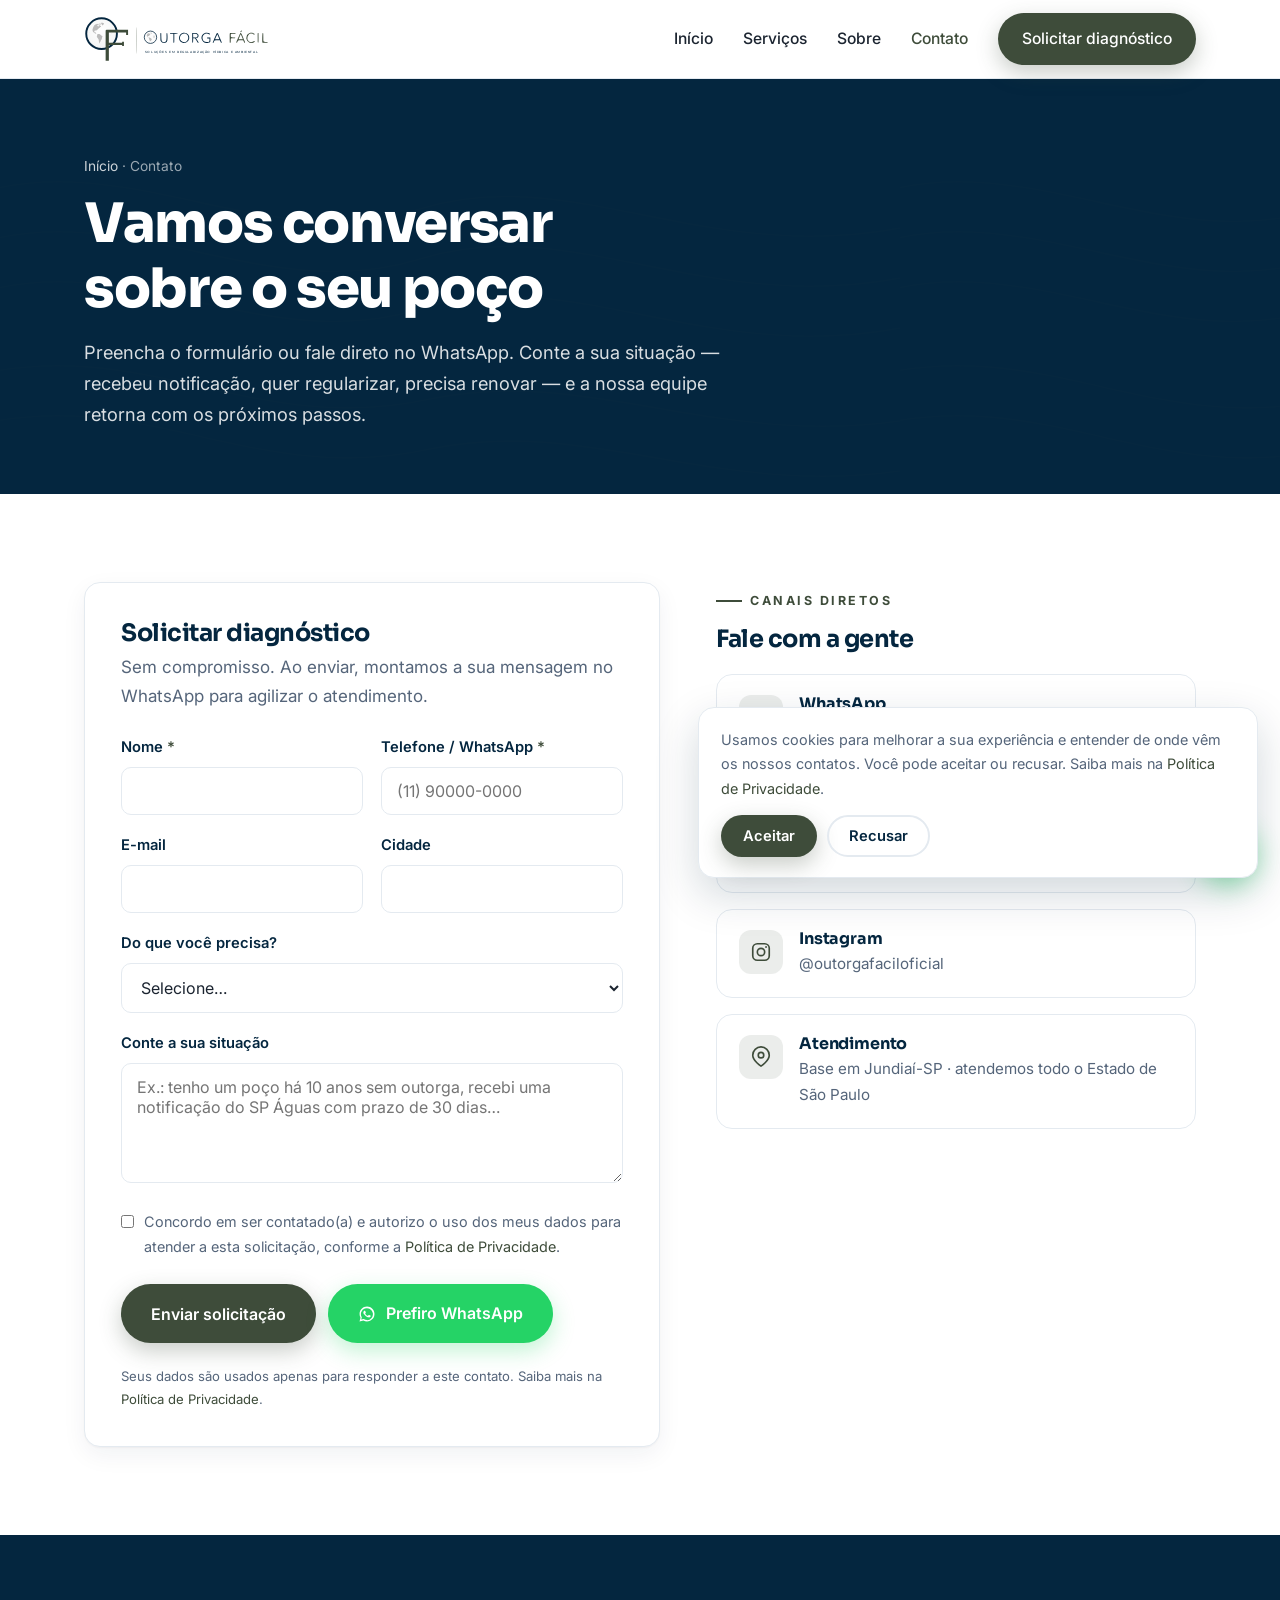
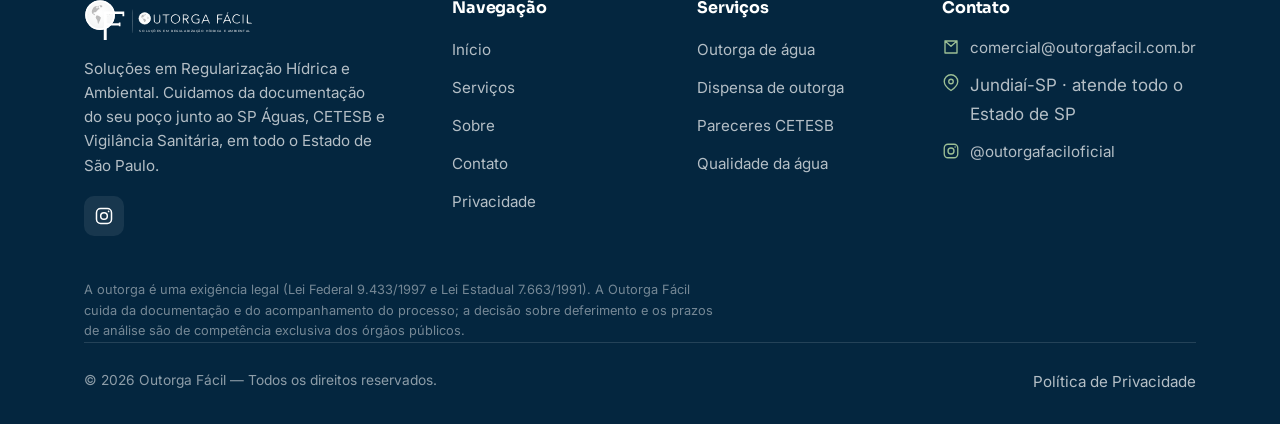
<file: contato.html>
<!DOCTYPE html>
<html lang="pt-BR">
<head>
  <meta charset="UTF-8">
  <meta name="viewport" content="width=device-width, initial-scale=1.0">
  <meta name="theme-color" content="#04263F">
  <title>Contato — Solicite um Diagnóstico | Outorga Fácil</title>
  <meta name="description" content="Fale com a Outorga Fácil. Conte a situação do seu poço e receba um diagnóstico sem compromisso: outorga, dispensa, CETESB e qualidade da água em todo o Estado de São Paulo.">
  <link rel="canonical" href="https://outorgafacil.com.br/contato.html">

  <meta property="og:type" content="website">
  <meta property="og:locale" content="pt_BR">
  <meta property="og:site_name" content="Outorga Fácil">
  <meta property="og:title" content="Contato — Outorga Fácil">
  <meta property="og:description" content="Conte a situação do seu poço e receba um diagnóstico sem compromisso.">
  <meta property="og:url" content="https://outorgafacil.com.br/contato.html">
  <meta property="og:image" content="https://d8j0ntlcm91z4.cloudfront.net/user_3H3FyQ8E6HKsRoVtXDM5uRXmRjq/hf_20260726_203055_676ef355-4fa6-4cfd-9c96-99e7bf305735_min.webp">
  <meta name="twitter:card" content="summary_large_image">

  <link rel="preconnect" href="https://fonts.googleapis.com">
  <link rel="preconnect" href="https://fonts.gstatic.com" crossorigin>
  <link href="https://fonts.googleapis.com/css2?family=Sora:wght@500;600;700;800&family=Inter:wght@400;500;600&display=swap" rel="stylesheet">
  <link rel="icon" href="img/favicon.svg" type="image/svg+xml">
  <link rel="apple-touch-icon" href="img/apple-touch-icon.png">
  <link rel="stylesheet" href="css/style.css">
</head>
<body>
  <a class="skip-link" href="#conteudo">Pular para o conteúdo</a>

  <!-- ============ HEADER ============ -->
  <header class="cabecalho">
    <div class="container">
      <a href="index.html" class="logo" aria-label="Outorga Fácil — início">
        <img src="img/logo.svg" alt="Outorga Fácil — Soluções em Regularização Hídrica e Ambiental" width="1436" height="357" class="logo-img">
      </a>
      <button class="menu-toggle" onclick="toggleMenu()" aria-label="Abrir menu">
        <svg aria-hidden="true" viewBox="0 0 24 24" fill="none" stroke="currentColor" stroke-width="2" stroke-linecap="round"><path d="M4 6h16M4 12h16M4 18h16"/></svg>
      </button>
      <nav class="nav">
        <a href="index.html">Início</a>
        <a href="servicos.html">Serviços</a>
        <a href="sobre.html">Sobre</a>
        <a href="contato.html" class="ativo">Contato</a>
        <a href="#" class="btn btn-primario js-wpp" data-msg="Olá! Vim pelo site e gostaria de solicitar um diagnóstico do meu poço.">Solicitar diagnóstico</a>
      </nav>
    </div>
  </header>

  <!-- ============ HERO CURTO ============ -->
  <section id="conteudo" class="hero-curto">
    <div class="isolinhas"></div>
    <div class="container">
      <div class="breadcrumb"><a href="index.html">Início</a> · Contato</div>
      <h1>Vamos conversar sobre o seu poço</h1>
      <p>Preencha o formulário ou fale direto no WhatsApp. Conte a sua situação — recebeu notificação, quer regularizar, precisa renovar — e a nossa equipe retorna com os próximos passos.</p>
    </div>
  </section>

  <!-- ============ CONTATO ============ -->
  <section class="secao">
    <div class="container">
      <div class="contato-grid">

        <!-- Formulário -->
        <div class="form-card">
          <h2 style="font-size:1.5rem;margin-bottom:6px;">Solicitar diagnóstico</h2>
          <p style="color:var(--texto-suave);margin-bottom:24px;">Sem compromisso. Ao enviar, montamos a sua mensagem no WhatsApp para agilizar o atendimento.</p>
          <form id="form-contato" class="form-grid" novalidate>
            <div class="form-linha">
              <div class="campo">
                <label for="nome">Nome <span class="req">*</span></label>
                <input type="text" id="nome" name="nome" autocomplete="name" required>
              </div>
              <div class="campo">
                <label for="telefone">Telefone / WhatsApp <span class="req">*</span></label>
                <input type="tel" id="telefone" name="telefone" autocomplete="tel" placeholder="(11) 90000-0000" required>
              </div>
            </div>
            <div class="form-linha">
              <div class="campo">
                <label for="email">E-mail</label>
                <input type="email" id="email" name="email" autocomplete="email">
              </div>
              <div class="campo">
                <label for="cidade">Cidade</label>
                <input type="text" id="cidade" name="cidade" autocomplete="address-level2">
              </div>
            </div>
            <div class="campo">
              <label for="assunto">Do que você precisa?</label>
              <select id="assunto" name="assunto">
                <option value="">Selecione…</option>
                <option>Outorga de recursos hídricos</option>
                <option>Dispensa de outorga</option>
                <option>Licenciamento / parecer CETESB</option>
                <option>Qualidade da água / Vigilância Sanitária</option>
                <option>Recebi uma notificação</option>
                <option>Não sei / preciso de orientação</option>
              </select>
            </div>
            <div class="campo">
              <label for="mensagem">Conte a sua situação</label>
              <textarea id="mensagem" name="mensagem" placeholder="Ex.: tenho um poço há 10 anos sem outorga, recebi uma notificação do SP Águas com prazo de 30 dias…"></textarea>
            </div>

            <!-- honeypot anti-spam (não preencher) -->
            <div class="honeypot" aria-hidden="true">
              <label for="website">Não preencha este campo</label>
              <input type="text" id="website" name="website" tabindex="-1" autocomplete="off">
            </div>

            <div class="campo" style="display:flex;gap:10px;align-items:flex-start;">
              <input type="checkbox" id="consentimento" name="consentimento" style="width:auto;margin-top:5px;" required>
              <label for="consentimento" style="font-weight:400;font-size:.9rem;color:var(--texto-suave);">
                Concordo em ser contatado(a) e autorizo o uso dos meus dados para atender a esta solicitação, conforme a <a href="privacidade.html">Política de Privacidade</a>.
              </label>
            </div>

            <div class="form-acoes">
              <button type="submit" class="btn btn-primario">Enviar solicitação</button>
              <a href="#" class="btn btn-wpp js-wpp" data-msg="Olá! Prefiro falar pelo WhatsApp sobre a regularização do meu poço.">
                <svg viewBox="0 0 24 24" fill="currentColor" aria-hidden="true"><path d="M12.04 2c-5.5 0-9.96 4.46-9.96 9.96 0 1.76.46 3.48 1.34 5L2 22l5.2-1.36c1.46.8 3.1 1.22 4.84 1.22 5.5 0 9.96-4.46 9.96-9.96S17.54 2 12.04 2Zm0 18.02c-1.54 0-3.05-.42-4.36-1.2l-.31-.19-3.09.81.82-3.01-.2-.31a8 8 0 1 1 7.14 4.1Zm4.4-5.99c-.24-.12-1.43-.7-1.65-.78-.22-.08-.38-.12-.54.12-.16.24-.62.78-.76.94-.14.16-.28.18-.52.06-.24-.12-1.02-.38-1.94-1.2-.72-.64-1.2-1.43-1.34-1.67-.14-.24-.02-.37.1-.49.11-.11.24-.28.36-.42.12-.14.16-.24.24-.4.08-.16.04-.3-.02-.42-.06-.12-.54-1.3-.74-1.78-.2-.48-.4-.41-.54-.42h-.46c-.16 0-.42.06-.64.3-.22.24-.84.82-.84 2 0 1.18.86 2.32.98 2.48.12.16 1.69 2.58 4.1 3.62.57.25 1.02.4 1.37.51.57.18 1.1.16 1.51.1.46-.07 1.43-.58 1.63-1.15.2-.57.2-1.06.14-1.15-.06-.1-.22-.16-.46-.28Z"/></svg>
                Prefiro WhatsApp
              </a>
            </div>
            <div class="form-msg" id="form-msg" role="status" aria-live="polite"></div>
            <p class="form-nota">Seus dados são usados apenas para responder a este contato. Saiba mais na <a href="privacidade.html">Política de Privacidade</a>.</p>
          </form>
        </div>

        <!-- Canais -->
        <div>
          <span class="kicker">Canais diretos</span>
          <h2 style="font-size:1.5rem;margin-bottom:20px;">Fale com a gente</h2>
          <div class="canais">
            <div class="canal">
              <div class="ic"><svg viewBox="0 0 24 24" fill="currentColor" aria-hidden="true"><path d="M12.04 2c-5.5 0-9.96 4.46-9.96 9.96 0 1.76.46 3.48 1.34 5L2 22l5.2-1.36c1.46.8 3.1 1.22 4.84 1.22 5.5 0 9.96-4.46 9.96-9.96S17.54 2 12.04 2Zm4.4 12.03c-.24-.12-1.43-.7-1.65-.78-.22-.08-.38-.12-.54.12-.16.24-.62.78-.76.94-.14.16-.28.18-.52.06-.24-.12-1.02-.38-1.94-1.2-.72-.64-1.2-1.43-1.34-1.67-.14-.24-.02-.37.1-.49.11-.11.24-.28.36-.42.12-.14.16-.24.24-.4.08-.16.04-.3-.02-.42-.06-.12-.54-1.3-.74-1.78-.2-.48-.4-.41-.54-.42h-.46c-.16 0-.42.06-.64.3-.22.24-.84.82-.84 2 0 1.18.86 2.32.98 2.48.12.16 1.69 2.58 4.1 3.62.57.25 1.02.4 1.37.51.57.18 1.1.16 1.51.1.46-.07 1.43-.58 1.63-1.15.2-.57.2-1.06.14-1.15-.06-.1-.22-.16-.46-.28Z"/></svg></div>
              <div>
                <h4>WhatsApp</h4>
                <p><a href="#" class="js-wpp" data-msg="Olá! Vim pelo site da Outorga Fácil.">Iniciar conversa</a> <span style="color:var(--agua);">·</span> resposta rápida no horário comercial</p>
              </div>
            </div>
            <div class="canal">
              <div class="ic"><svg aria-hidden="true" viewBox="0 0 24 24" fill="none" stroke="currentColor" stroke-width="1.8" stroke-linecap="round" stroke-linejoin="round"><rect x="3" y="4" width="18" height="16" rx="2"/><path d="m3 6 9 7 9-7"/></svg></div>
              <div>
                <h4>E-mail</h4>
                <p><a href="mailto:comercial@outorgafacil.com.br">comercial@outorgafacil.com.br</a></p>
              </div>
            </div>
            <div class="canal">
              <div class="ic"><svg aria-hidden="true" viewBox="0 0 24 24" fill="none" stroke="currentColor" stroke-width="1.8"><rect x="3" y="3" width="18" height="18" rx="5"/><circle cx="12" cy="12" r="4"/><circle cx="17.5" cy="6.5" r="1" fill="currentColor" stroke="none"/></svg></div>
              <div>
                <h4>Instagram</h4>
                <p><a href="https://www.instagram.com/outorgafaciloficial" target="_blank" rel="noopener">@outorgafaciloficial</a></p>
              </div>
            </div>
            <div class="canal">
              <div class="ic"><svg aria-hidden="true" viewBox="0 0 24 24" fill="none" stroke="currentColor" stroke-width="1.8" stroke-linecap="round" stroke-linejoin="round"><path d="M21 10c0 6-9 12-9 12S3 16 3 10a9 9 0 0 1 18 0Z"/><circle cx="12" cy="10" r="3"/></svg></div>
              <div>
                <h4>Atendimento</h4>
                <p>Base em Jundiaí-SP · atendemos todo o Estado de São Paulo</p>
              </div>
            </div>
          </div>
        </div>

      </div>
    </div>
  </section>

  <!-- ============ FOOTER ============ -->
  <footer class="rodape">
    <div class="container">
      <div class="rodape-grid">
        <div>
          <div class="logo-rodape">
            <img src="img/logo-branco.svg" alt="Outorga Fácil" width="1436" height="357" class="logo-img-rodape">
          </div>
          <p class="desc">Soluções em Regularização Hídrica e Ambiental. Cuidamos da documentação do seu poço junto ao SP Águas, CETESB e Vigilância Sanitária, em todo o Estado de São Paulo.</p>
          <div class="rodape-social">
            <a href="https://www.instagram.com/outorgafaciloficial" target="_blank" rel="noopener" aria-label="Instagram">
              <svg aria-hidden="true" viewBox="0 0 24 24" fill="none" stroke="currentColor" stroke-width="1.8"><rect x="3" y="3" width="18" height="18" rx="5"/><circle cx="12" cy="12" r="4"/><circle cx="17.5" cy="6.5" r="1" fill="currentColor" stroke="none"/></svg>
            </a>
          </div>
        </div>
        <div>
          <h4>Navegação</h4>
          <ul>
            <li><a href="index.html">Início</a></li>
            <li><a href="servicos.html">Serviços</a></li>
            <li><a href="sobre.html">Sobre</a></li>
            <li><a href="contato.html">Contato</a></li>
            <li><a href="privacidade.html">Privacidade</a></li>
          </ul>
        </div>
        <div>
          <h4>Serviços</h4>
          <ul>
            <li><a href="servicos.html#outorga">Outorga de água</a></li>
            <li><a href="servicos.html#dispensa">Dispensa de outorga</a></li>
            <li><a href="servicos.html#cetesb">Pareceres CETESB</a></li>
            <li><a href="servicos.html#qualidade">Qualidade da água</a></li>
          </ul>
        </div>
        <div>
          <h4>Contato</h4>
          <div class="contato-rodape">
            <div class="l"><svg aria-hidden="true" viewBox="0 0 24 24" fill="none" stroke="currentColor" stroke-width="1.8" stroke-linecap="round" stroke-linejoin="round"><path d="M4 4h16v16H4zM4 4l8 7 8-7"/></svg> <a href="mailto:comercial@outorgafacil.com.br">comercial@outorgafacil.com.br</a></div>
            <div class="l"><svg aria-hidden="true" viewBox="0 0 24 24" fill="none" stroke="currentColor" stroke-width="1.8" stroke-linecap="round" stroke-linejoin="round"><path d="M21 10c0 6-9 12-9 12S3 16 3 10a9 9 0 0 1 18 0Z"/><circle cx="12" cy="10" r="3"/></svg> Jundiaí-SP · atende todo o Estado de SP</div>
            <div class="l"><svg aria-hidden="true" viewBox="0 0 24 24" fill="none" stroke="currentColor" stroke-width="1.8"><rect x="3" y="3" width="18" height="18" rx="5"/><circle cx="12" cy="12" r="4"/><circle cx="17.5" cy="6.5" r="1" fill="currentColor" stroke="none"/></svg> <a href="https://www.instagram.com/outorgafaciloficial" target="_blank" rel="noopener">@outorgafaciloficial</a></div>
          </div>
        </div>
      </div>
      <p class="aviso">A outorga é uma exigência legal (Lei Federal 9.433/1997 e Lei Estadual 7.663/1991). A Outorga Fácil cuida da documentação e do acompanhamento do processo; a decisão sobre deferimento e os prazos de análise são de competência exclusiva dos órgãos públicos.</p>
      <div class="rodape-base">
        <span>© <span class="js-ano">2026</span> Outorga Fácil — Todos os direitos reservados.</span>
        <span><a href="privacidade.html">Política de Privacidade</a></span>
      </div>
    </div>
  </footer>

  <a href="#" class="wpp-flut js-wpp" data-msg="Olá! Vim pelo site da Outorga Fácil." aria-label="Falar no WhatsApp">
    <svg viewBox="0 0 24 24" fill="currentColor" aria-hidden="true"><path d="M12.04 2c-5.5 0-9.96 4.46-9.96 9.96 0 1.76.46 3.48 1.34 5L2 22l5.2-1.36c1.46.8 3.1 1.22 4.84 1.22 5.5 0 9.96-4.46 9.96-9.96S17.54 2 12.04 2Zm0 18.02c-1.54 0-3.05-.42-4.36-1.2l-.31-.19-3.09.81.82-3.01-.2-.31a8 8 0 1 1 7.14 4.1Zm4.4-5.99c-.24-.12-1.43-.7-1.65-.78-.22-.08-.38-.12-.54.12-.16.24-.62.78-.76.94-.14.16-.28.18-.52.06-.24-.12-1.02-.38-1.94-1.2-.72-.64-1.2-1.43-1.34-1.67-.14-.24-.02-.37.1-.49.11-.11.24-.28.36-.42.12-.14.16-.24.24-.4.08-.16.04-.3-.02-.42-.06-.12-.54-1.3-.74-1.78-.2-.48-.4-.41-.54-.42h-.46c-.16 0-.42.06-.64.3-.22.24-.84.82-.84 2 0 1.18.86 2.32.98 2.48.12.16 1.69 2.58 4.1 3.62.57.25 1.02.4 1.37.51.57.18 1.1.16 1.51.1.46-.07 1.43-.58 1.63-1.15.2-.57.2-1.06.14-1.15-.06-.1-.22-.16-.46-.28Z"/></svg>
  </a>

  <div class="cookie-banner" id="cookie-banner">
    <p>Usamos cookies para melhorar a sua experiência e entender de onde vêm os nossos contatos. Você pode aceitar ou recusar. Saiba mais na <a href="privacidade.html">Política de Privacidade</a>.</p>
    <div class="acoes">
      <button class="btn btn-primario" id="cookie-aceitar">Aceitar</button>
      <button class="btn btn-vazado-navy" id="cookie-recusar">Recusar</button>
    </div>
  </div>

  <script src="js/script.js"></script>
</body>
</html>
</file>
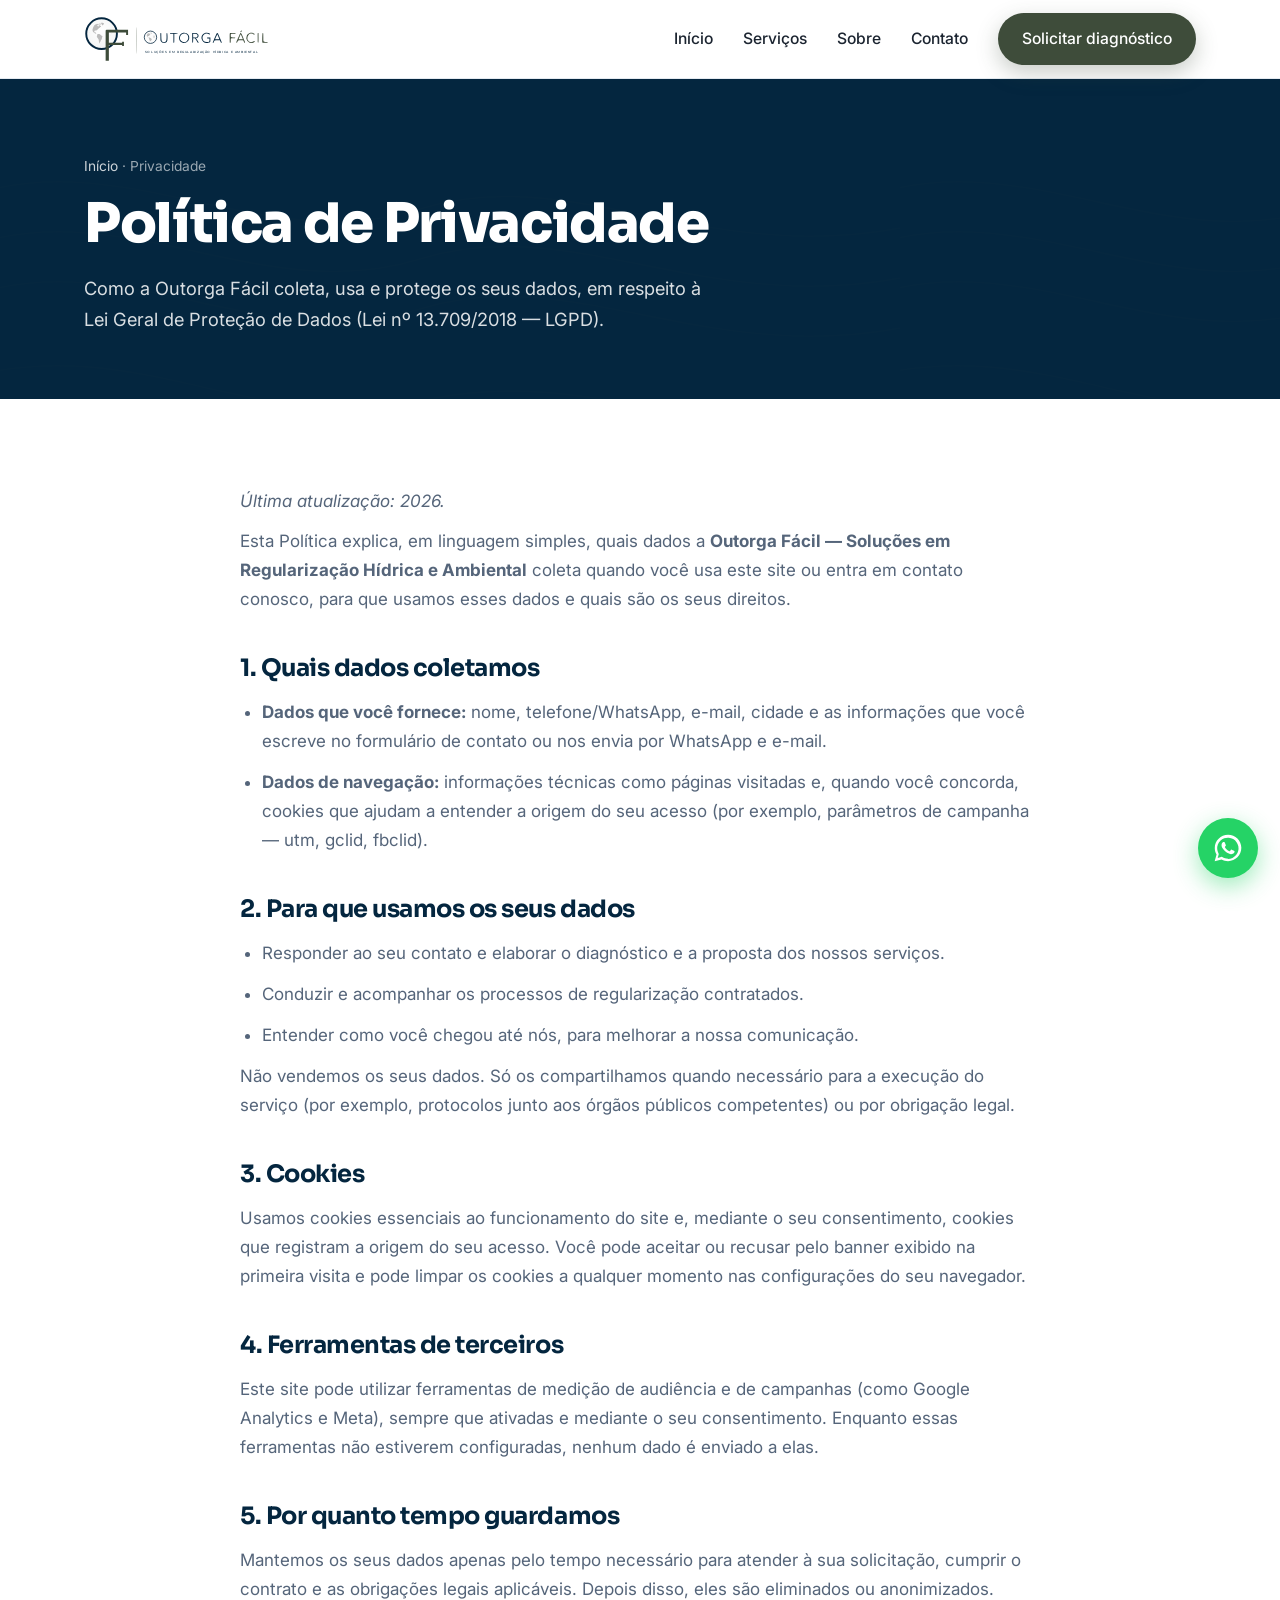
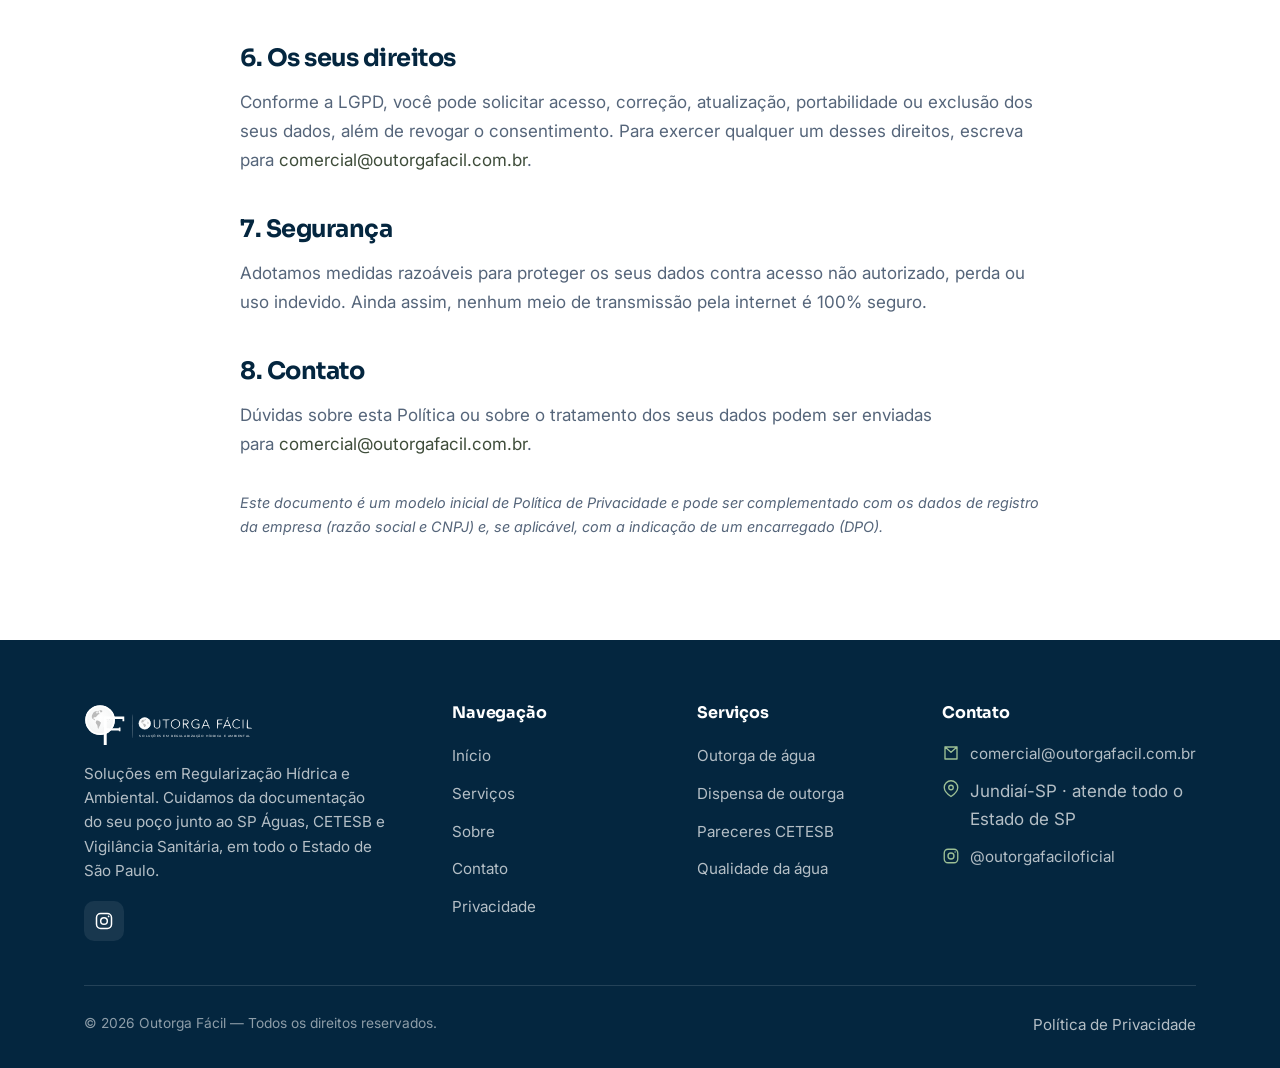
<file: privacidade.html>
<!DOCTYPE html>
<html lang="pt-BR">
<head>
  <meta charset="UTF-8">
  <meta name="viewport" content="width=device-width, initial-scale=1.0">
  <meta name="theme-color" content="#04263F">
  <title>Política de Privacidade | Outorga Fácil</title>
  <meta name="description" content="Política de Privacidade da Outorga Fácil: como coletamos, usamos e protegemos os seus dados, conforme a Lei Geral de Proteção de Dados (LGPD).">
  <link rel="canonical" href="https://outorgafacil.com.br/privacidade.html">
  <meta name="robots" content="index, follow">

  <link rel="preconnect" href="https://fonts.googleapis.com">
  <link rel="preconnect" href="https://fonts.gstatic.com" crossorigin>
  <link href="https://fonts.googleapis.com/css2?family=Sora:wght@500;600;700;800&family=Inter:wght@400;500;600&display=swap" rel="stylesheet">
  <link rel="icon" href="img/favicon.svg" type="image/svg+xml">
  <link rel="apple-touch-icon" href="img/apple-touch-icon.png">
  <link rel="stylesheet" href="css/style.css">
</head>
<body>
  <a class="skip-link" href="#conteudo">Pular para o conteúdo</a>

  <!-- ============ HEADER ============ -->
  <header class="cabecalho">
    <div class="container">
      <a href="index.html" class="logo" aria-label="Outorga Fácil — início">
        <img src="img/logo.svg" alt="Outorga Fácil — Soluções em Regularização Hídrica e Ambiental" width="1436" height="357" class="logo-img">
      </a>
      <button class="menu-toggle" onclick="toggleMenu()" aria-label="Abrir menu">
        <svg aria-hidden="true" viewBox="0 0 24 24" fill="none" stroke="currentColor" stroke-width="2" stroke-linecap="round"><path d="M4 6h16M4 12h16M4 18h16"/></svg>
      </button>
      <nav class="nav">
        <a href="index.html">Início</a>
        <a href="servicos.html">Serviços</a>
        <a href="sobre.html">Sobre</a>
        <a href="contato.html">Contato</a>
        <a href="#" class="btn btn-primario js-wpp" data-msg="Olá! Vim pelo site e gostaria de solicitar um diagnóstico do meu poço.">Solicitar diagnóstico</a>
      </nav>
    </div>
  </header>

  <!-- ============ HERO CURTO ============ -->
  <section id="conteudo" class="hero-curto">
    <div class="isolinhas"></div>
    <div class="container">
      <div class="breadcrumb"><a href="index.html">Início</a> · Privacidade</div>
      <h1>Política de Privacidade</h1>
      <p>Como a Outorga Fácil coleta, usa e protege os seus dados, em respeito à Lei Geral de Proteção de Dados (Lei nº 13.709/2018 — LGPD).</p>
    </div>
  </section>

  <!-- ============ CONTEÚDO ============ -->
  <section class="secao">
    <div class="container">
      <div class="prosa">
        <p><em>Última atualização: <span class="js-ano">2026</span>.</em></p>

        <p>Esta Política explica, em linguagem simples, quais dados a <strong>Outorga Fácil — Soluções em Regularização Hídrica e Ambiental</strong> coleta quando você usa este site ou entra em contato conosco, para que usamos esses dados e quais são os seus direitos.</p>

        <h2>1. Quais dados coletamos</h2>
        <ul>
          <li><strong>Dados que você fornece:</strong> nome, telefone/WhatsApp, e-mail, cidade e as informações que você escreve no formulário de contato ou nos envia por WhatsApp e e-mail.</li>
          <li><strong>Dados de navegação:</strong> informações técnicas como páginas visitadas e, quando você concorda, cookies que ajudam a entender a origem do seu acesso (por exemplo, parâmetros de campanha — utm, gclid, fbclid).</li>
        </ul>

        <h2>2. Para que usamos os seus dados</h2>
        <ul>
          <li>Responder ao seu contato e elaborar o diagnóstico e a proposta dos nossos serviços.</li>
          <li>Conduzir e acompanhar os processos de regularização contratados.</li>
          <li>Entender como você chegou até nós, para melhorar a nossa comunicação.</li>
        </ul>
        <p>Não vendemos os seus dados. Só os compartilhamos quando necessário para a execução do serviço (por exemplo, protocolos junto aos órgãos públicos competentes) ou por obrigação legal.</p>

        <h2>3. Cookies</h2>
        <p>Usamos cookies essenciais ao funcionamento do site e, mediante o seu consentimento, cookies que registram a origem do seu acesso. Você pode aceitar ou recusar pelo banner exibido na primeira visita e pode limpar os cookies a qualquer momento nas configurações do seu navegador.</p>

        <h2>4. Ferramentas de terceiros</h2>
        <p>Este site pode utilizar ferramentas de medição de audiência e de campanhas (como Google Analytics e Meta), sempre que ativadas e mediante o seu consentimento. Enquanto essas ferramentas não estiverem configuradas, nenhum dado é enviado a elas.</p>

        <h2>5. Por quanto tempo guardamos</h2>
        <p>Mantemos os seus dados apenas pelo tempo necessário para atender à sua solicitação, cumprir o contrato e as obrigações legais aplicáveis. Depois disso, eles são eliminados ou anonimizados.</p>

        <h2>6. Os seus direitos</h2>
        <p>Conforme a LGPD, você pode solicitar acesso, correção, atualização, portabilidade ou exclusão dos seus dados, além de revogar o consentimento. Para exercer qualquer um desses direitos, escreva para <a href="mailto:comercial@outorgafacil.com.br">comercial@outorgafacil.com.br</a>.</p>

        <h2>7. Segurança</h2>
        <p>Adotamos medidas razoáveis para proteger os seus dados contra acesso não autorizado, perda ou uso indevido. Ainda assim, nenhum meio de transmissão pela internet é 100% seguro.</p>

        <h2>8. Contato</h2>
        <p>Dúvidas sobre esta Política ou sobre o tratamento dos seus dados podem ser enviadas para <a href="mailto:comercial@outorgafacil.com.br">comercial@outorgafacil.com.br</a>.</p>

        <p style="margin-top:32px;color:var(--texto-suave);font-size:.9rem;"><em>Este documento é um modelo inicial de Política de Privacidade e pode ser complementado com os dados de registro da empresa (razão social e CNPJ) e, se aplicável, com a indicação de um encarregado (DPO).</em></p>
      </div>
    </div>
  </section>

  <!-- ============ FOOTER ============ -->
  <footer class="rodape">
    <div class="container">
      <div class="rodape-grid">
        <div>
          <div class="logo-rodape">
            <img src="img/logo-branco.svg" alt="Outorga Fácil" width="1436" height="357" class="logo-img-rodape">
          </div>
          <p class="desc">Soluções em Regularização Hídrica e Ambiental. Cuidamos da documentação do seu poço junto ao SP Águas, CETESB e Vigilância Sanitária, em todo o Estado de São Paulo.</p>
          <div class="rodape-social">
            <a href="https://www.instagram.com/outorgafaciloficial" target="_blank" rel="noopener" aria-label="Instagram">
              <svg aria-hidden="true" viewBox="0 0 24 24" fill="none" stroke="currentColor" stroke-width="1.8"><rect x="3" y="3" width="18" height="18" rx="5"/><circle cx="12" cy="12" r="4"/><circle cx="17.5" cy="6.5" r="1" fill="currentColor" stroke="none"/></svg>
            </a>
          </div>
        </div>
        <div>
          <h4>Navegação</h4>
          <ul>
            <li><a href="index.html">Início</a></li>
            <li><a href="servicos.html">Serviços</a></li>
            <li><a href="sobre.html">Sobre</a></li>
            <li><a href="contato.html">Contato</a></li>
            <li><a href="privacidade.html">Privacidade</a></li>
          </ul>
        </div>
        <div>
          <h4>Serviços</h4>
          <ul>
            <li><a href="servicos.html#outorga">Outorga de água</a></li>
            <li><a href="servicos.html#dispensa">Dispensa de outorga</a></li>
            <li><a href="servicos.html#cetesb">Pareceres CETESB</a></li>
            <li><a href="servicos.html#qualidade">Qualidade da água</a></li>
          </ul>
        </div>
        <div>
          <h4>Contato</h4>
          <div class="contato-rodape">
            <div class="l"><svg aria-hidden="true" viewBox="0 0 24 24" fill="none" stroke="currentColor" stroke-width="1.8" stroke-linecap="round" stroke-linejoin="round"><path d="M4 4h16v16H4zM4 4l8 7 8-7"/></svg> <a href="mailto:comercial@outorgafacil.com.br">comercial@outorgafacil.com.br</a></div>
            <div class="l"><svg aria-hidden="true" viewBox="0 0 24 24" fill="none" stroke="currentColor" stroke-width="1.8" stroke-linecap="round" stroke-linejoin="round"><path d="M21 10c0 6-9 12-9 12S3 16 3 10a9 9 0 0 1 18 0Z"/><circle cx="12" cy="10" r="3"/></svg> Jundiaí-SP · atende todo o Estado de SP</div>
            <div class="l"><svg aria-hidden="true" viewBox="0 0 24 24" fill="none" stroke="currentColor" stroke-width="1.8"><rect x="3" y="3" width="18" height="18" rx="5"/><circle cx="12" cy="12" r="4"/><circle cx="17.5" cy="6.5" r="1" fill="currentColor" stroke="none"/></svg> <a href="https://www.instagram.com/outorgafaciloficial" target="_blank" rel="noopener">@outorgafaciloficial</a></div>
          </div>
        </div>
      </div>
      <div class="rodape-base">
        <span>© <span class="js-ano">2026</span> Outorga Fácil — Todos os direitos reservados.</span>
        <span><a href="privacidade.html">Política de Privacidade</a></span>
      </div>
    </div>
  </footer>

  <a href="#" class="wpp-flut js-wpp" data-msg="Olá! Vim pelo site da Outorga Fácil." aria-label="Falar no WhatsApp">
    <svg viewBox="0 0 24 24" fill="currentColor" aria-hidden="true"><path d="M12.04 2c-5.5 0-9.96 4.46-9.96 9.96 0 1.76.46 3.48 1.34 5L2 22l5.2-1.36c1.46.8 3.1 1.22 4.84 1.22 5.5 0 9.96-4.46 9.96-9.96S17.54 2 12.04 2Zm0 18.02c-1.54 0-3.05-.42-4.36-1.2l-.31-.19-3.09.81.82-3.01-.2-.31a8 8 0 1 1 7.14 4.1Zm4.4-5.99c-.24-.12-1.43-.7-1.65-.78-.22-.08-.38-.12-.54.12-.16.24-.62.78-.76.94-.14.16-.28.18-.52.06-.24-.12-1.02-.38-1.94-1.2-.72-.64-1.2-1.43-1.34-1.67-.14-.24-.02-.37.1-.49.11-.11.24-.28.36-.42.12-.14.16-.24.24-.4.08-.16.04-.3-.02-.42-.06-.12-.54-1.3-.74-1.78-.2-.48-.4-.41-.54-.42h-.46c-.16 0-.42.06-.64.3-.22.24-.84.82-.84 2 0 1.18.86 2.32.98 2.48.12.16 1.69 2.58 4.1 3.62.57.25 1.02.4 1.37.51.57.18 1.1.16 1.51.1.46-.07 1.43-.58 1.63-1.15.2-.57.2-1.06.14-1.15-.06-.1-.22-.16-.46-.28Z"/></svg>
  </a>

  <script src="js/script.js"></script>
</body>
</html>
</file>
<file: css/style.css>
/* =====================================================================
   OUTORGA FÁCIL — Soluções em Regularização Hídrica e Ambiental
   Site institucional estático. Consultoria documental e técnica.

   Paleta ajustada ao LOGO (navy + verde):
     navy #04263F · verde #3E4C3A · sage #9CBF95 (destaque sobre navy)
     off-white #F7F9FB · grafite #1B2430
   Tipografia: Sora (display) + Inter (texto).
   Assinatura: linhas de curva de nível (isolinhas) discretas nas faixas.
   ===================================================================== */

:root {
  /* --- Institucional (cores do logo) --- */
  --navy:        #04263F;   /* cor institucional — header, títulos, footer */
  --navy-2:      #0c3a5a;   /* navy de apoio para gradientes */
  --agua:        #3E4C3A;   /* verde da marca — destaque, CTAs, links */
  --agua-hover:  #4d5e46;   /* hover do verde (mantém texto branco legível) */
  --agua-clara:  #9CBF95;   /* verde sage claro — destaque sobre fundo navy */
  --verde:       #3E4C3A;   /* verde ambiental (mesmo da marca) */

  /* --- Neutros --- */
  --texto:       #1B2430;   /* grafite */
  --texto-suave: #55657a;
  --fundo:       #FFFFFF;
  --off-white:   #F7F9FB;
  --borda:       #E4EAF0;
  --branco:      #FFFFFF;

  --radius: 16px;
  --radius-sm: 10px;
  --container: 1160px;
  --sombra-sutil: 0 1px 2px rgba(4,38,63,.04), 0 8px 24px rgba(4,38,63,.06);
  --sombra-card:  0 10px 34px rgba(4,38,63,.10);

  --display: "Sora", -apple-system, BlinkMacSystemFont, "Segoe UI", sans-serif;
  --texto-fonte: "Inter", -apple-system, BlinkMacSystemFont, "Segoe UI", Roboto, sans-serif;
}

* { margin: 0; padding: 0; box-sizing: border-box; }
html { scroll-behavior: smooth; color-scheme: light; }

body {
  font-family: var(--texto-fonte);
  color: var(--texto);
  background: var(--fundo);
  line-height: 1.7;
  font-size: 17px;
  -webkit-font-smoothing: antialiased;
}

img { max-width: 100%; display: block; }
/* Esconde o texto do alt quando a imagem (sobre gradiente de fallback) ainda
   não foi baixada — mantém o alt no DOM para leitores de tela e SEO. */
.hero-bg img, .serv-card .foto img, .serv-bloco-img img, .sobre-img img, .foto-notif img { color: transparent; font-size: 0; }
a { color: var(--agua); text-decoration: none; }

.container { max-width: var(--container); margin: 0 auto; padding: 0 24px; }

/* ---------- Tipografia ---------- */
h1, h2, h3, h4 { font-family: var(--display); color: var(--navy); line-height: 1.18; font-weight: 700; letter-spacing: -.01em; text-wrap: balance; }
h1 { font-size: clamp(2.1rem, 5vw, 3.4rem); font-weight: 800; letter-spacing: -.025em; }
h2 { font-size: clamp(1.7rem, 3.6vw, 2.5rem); margin-bottom: 16px; letter-spacing: -.02em; }
h3 { font-size: 1.28rem; margin-bottom: 10px; }
h4 { font-size: 1.05rem; }
p { text-wrap: pretty; }
p  { color: var(--texto); }
.lead { font-size: 1.16rem; color: var(--texto-suave); max-width: 720px; }

.secao { padding: 88px 0; position: relative; }
.secao-suave { background: var(--off-white); }
.secao-navy { background: var(--navy); color: rgba(255,255,255,.9); }
.secao-navy h2 { color: #fff; }

.titulo-centro { text-align: center; margin: 0 auto 52px; max-width: 760px; }
.titulo-centro .lead { margin: 14px auto 0; }
.kicker {
  display: inline-flex; align-items: center; gap: 8px;
  font-family: var(--texto-fonte); font-size: .78rem; font-weight: 700; letter-spacing: 2.5px;
  text-transform: uppercase; color: var(--agua); margin-bottom: 14px;
}
.kicker::before { content: ""; width: 26px; height: 2px; background: var(--agua); display: inline-block; }
.titulo-centro .kicker { justify-content: center; }
.kicker.verde { color: var(--verde); }
.kicker.verde::before { background: var(--verde); }

/* ---------- Assinatura: isolinhas de fundo ---------- */
.isolinhas {
  position: absolute; inset: 0; z-index: 0;
  background-image: url("../img/isolinhas.svg");
  background-size: 900px auto; background-repeat: repeat;
  opacity: .5; pointer-events: none;
}
.secao > .container, .faixa-cta > .container, .hero > .container { position: relative; z-index: 1; }

/* ---------- Botões ---------- */
.btn {
  display: inline-flex; align-items: center; gap: 10px; padding: 14px 28px; border-radius: 50px;
  font-family: var(--texto-fonte); font-weight: 600; font-size: 1rem; cursor: pointer;
  border: 2px solid transparent; transition: background-color .2s ease, color .2s ease, border-color .2s ease, transform .2s ease, box-shadow .2s ease; touch-action: manipulation; text-align: center; white-space: nowrap;
}
.btn svg { width: 18px; height: 18px; }
.btn-primario { background: var(--agua); color: #fff; box-shadow: 0 8px 22px rgba(62,76,58,.28); }
.btn-primario:hover { background: var(--agua-hover); transform: translateY(-2px); box-shadow: 0 12px 28px rgba(62,76,58,.36); }
.btn-wpp { background: #25D366; color: #fff; box-shadow: 0 8px 22px rgba(37,211,102,.28); }
.btn-wpp:hover { background: #22c35e; transform: translateY(-2px); }
.btn-navy { background: var(--navy); color: #fff; }
.btn-navy:hover { background: var(--navy-2); transform: translateY(-2px); }
.btn-vazado { background: transparent; color: #fff; border-color: rgba(255,255,255,.5); }
.btn-vazado:hover { background: rgba(255,255,255,.1); border-color: #fff; }
.btn-vazado-navy { background: transparent; color: var(--navy); border-color: var(--borda); }
.btn-vazado-navy:hover { border-color: var(--agua); color: var(--agua); }

/* ---------- Header ---------- */
.cabecalho {
  position: sticky; top: 0; z-index: 100; background: rgba(255,255,255,.92);
  backdrop-filter: saturate(180%) blur(12px);
  border-bottom: 1px solid var(--borda);
}
.cabecalho .container { display: flex; align-items: center; justify-content: space-between; height: 78px; }
.logo { display: flex; align-items: center; gap: 12px; }
.logo img { max-height: 46px; width: auto; }
.logo-marca { display: flex; align-items: center; gap: 11px; }
.logo-simbolo { width: 40px; height: 40px; flex: 0 0 40px; }
.logo-texto { font-family: var(--display); font-weight: 800; font-size: 1.24rem; color: var(--navy); line-height: 1.05; }
.logo-texto span { color: var(--agua); }
.logo-texto small { display: block; font-family: var(--texto-fonte); font-weight: 500; font-size: .62rem; letter-spacing: 1.5px; text-transform: uppercase; color: var(--texto-suave); }
.nav { display: flex; align-items: center; gap: 30px; }
.nav a { color: var(--texto); font-weight: 500; font-size: .98rem; }
.nav a:hover, .nav a.ativo { color: var(--agua); }
.nav .btn { padding: 11px 22px; color: #fff; }
.menu-toggle { display: none; background: none; border: 0; cursor: pointer; color: var(--navy); }
.menu-toggle svg { width: 28px; height: 28px; }

/* ---------- Hero ---------- */
.hero { position: relative; overflow: hidden; color: #fff; background: var(--navy); }
.hero-bg { position: absolute; inset: 0; z-index: 0; }
.hero-bg img { width: 100%; height: 100%; object-fit: cover; }
.hero-bg::after {
  content: ""; position: absolute; inset: 0;
  background:
    radial-gradient(120% 90% at 12% 20%, rgba(62,76,58,.20) 0%, transparent 45%),
    linear-gradient(105deg, rgba(4,38,63,.95) 0%, rgba(4,38,63,.84) 42%, rgba(4,38,63,.48) 100%);
}
/* grão sutil sobre o hero — quebra a chapa lisa sem pesar */
.hero::before {
  content: ""; position: absolute; inset: 0; z-index: 1; pointer-events: none; opacity: .5;
  background-image: url("data:image/svg+xml,%3Csvg xmlns='http://www.w3.org/2000/svg' width='140' height='140'%3E%3Cfilter id='n'%3E%3CfeTurbulence type='fractalNoise' baseFrequency='0.85' numOctaves='2' stitchTiles='stitch'/%3E%3C/filter%3E%3Crect width='100%25' height='100%25' filter='url(%23n)' opacity='0.045'/%3E%3C/svg%3E");
}
.hero .container { position: relative; z-index: 2; padding-top: 96px; padding-bottom: 100px; }
.hero-conteudo { max-width: 720px; }
.hero .selo {
  display: inline-flex; align-items: center; gap: 9px; padding: 7px 16px; border-radius: 50px;
  background: rgba(62,76,58,.16); border: 1px solid rgba(62,76,58,.4);
  font-size: .82rem; font-weight: 600; color: #9CBF95; margin-bottom: 24px;
}
.hero .selo svg { width: 15px; height: 15px; }
.hero h1 { color: #fff; }
.hero h1 em { font-style: normal; color: var(--agua-clara); }
.hero p.sub { font-size: 1.22rem; color: rgba(255,255,255,.9); max-width: 640px; margin: 22px 0 34px; }
.hero .acoes { display: flex; gap: 14px; flex-wrap: wrap; }
.hero-confianca { margin-top: 40px; display: flex; flex-wrap: wrap; gap: 26px; }
.hero-confianca .item { display: flex; align-items: center; gap: 10px; font-size: .94rem; color: rgba(255,255,255,.85); }
.hero-confianca .item svg { width: 20px; height: 20px; color: var(--agua-clara); flex: 0 0 20px; }

/* ---------- Faixa de casos ("você se encaixa?") ---------- */
.casos { background: var(--off-white); }
.casos-grid { display: grid; grid-template-columns: repeat(4, 1fr); gap: 22px; }
.caso {
  background: #fff; border: 1px solid var(--borda); border-radius: var(--radius); padding: 30px 24px;
  transition: transform .25s ease, box-shadow .25s ease, border-color .25s ease; position: relative; overflow: hidden;
}
.caso::before { content: ""; position: absolute; left: 0; top: 0; bottom: 0; width: 4px; background: var(--agua); transform: scaleY(0); transform-origin: top; transition: transform .25s ease; }
.caso:hover { border-color: var(--agua); box-shadow: var(--sombra-card); transform: translateY(-4px); }
.caso:hover::before { transform: scaleY(1); }
.caso .ic { width: 50px; height: 50px; border-radius: 12px; background: rgba(62,76,58,.1); display: flex; align-items: center; justify-content: center; color: var(--agua); margin-bottom: 16px; }
.caso .ic svg { width: 26px; height: 26px; }
.caso h3 { font-size: 1.1rem; }
.caso p { color: var(--texto-suave); font-size: .96rem; }

/* ---------- Cards de serviço ---------- */
.grid-serv { display: grid; grid-template-columns: repeat(2, 1fr); gap: 28px; }
.serv-card {
  background: #fff; border: 1px solid var(--borda); border-radius: var(--radius); overflow: hidden;
  display: flex; flex-direction: column; transition: transform .25s ease, box-shadow .25s ease, border-color .25s ease;
}
.serv-card:hover { border-color: var(--agua); box-shadow: var(--sombra-card); transform: translateY(-5px); }
.serv-card .foto { aspect-ratio: 16/9; background: linear-gradient(135deg, var(--navy), var(--agua)); overflow: hidden; }
.serv-card .foto img { width: 100%; height: 100%; object-fit: cover; transition: transform .5s ease; }
.serv-card:hover .foto img { transform: scale(1.05); }
.serv-card .corpo { padding: 28px 28px 30px; display: flex; flex-direction: column; flex: 1; }
.serv-card .tag { align-self: flex-start; font-size: .72rem; font-weight: 700; letter-spacing: 1.5px; text-transform: uppercase; color: var(--agua); margin-bottom: 10px; }
.serv-card .tag.verde { color: var(--verde); }
.serv-card p { color: var(--texto-suave); font-size: .98rem; }
.serv-card ul { list-style: none; margin: 16px 0 22px; }
.serv-card li { padding: 5px 0 5px 26px; position: relative; color: var(--texto-suave); font-size: .95rem; }
.serv-card li::before { content: ""; position: absolute; left: 2px; top: 12px; width: 12px; height: 8px; border-left: 2px solid var(--agua); border-bottom: 2px solid var(--agua); transform: rotate(-45deg); }
.serv-card .link { margin-top: auto; display: inline-flex; align-items: center; gap: 7px; font-weight: 600; color: var(--navy); }
.serv-card .link svg { width: 16px; height: 16px; transition: transform .2s ease; }
.serv-card:hover .link { color: var(--agua); }
.serv-card:hover .link svg { transform: translateX(4px); }

/* ---------- Como funciona ---------- */
.passos { display: grid; grid-template-columns: repeat(4, 1fr); gap: 26px; counter-reset: passo; }
.passo { position: relative; }
.passo .num {
  font-family: var(--display); font-weight: 800; font-size: 1.05rem; color: #fff; font-variant-numeric: tabular-nums;
  width: 46px; height: 46px; border-radius: 12px; background: var(--agua);
  display: flex; align-items: center; justify-content: center; margin-bottom: 18px;
  box-shadow: 0 8px 20px rgba(62,76,58,.3);
}
.passo:not(:last-child)::after {
  content: ""; position: absolute; top: 23px; left: 60px; right: -13px; height: 2px;
  background: repeating-linear-gradient(90deg, var(--borda) 0 8px, transparent 8px 16px);
}
.passo h3 { font-size: 1.14rem; }
.passo p { color: var(--texto-suave); font-size: .96rem; }

/* ---------- Faixa notificação (urgência) ---------- */
.faixa-notif { background: linear-gradient(120deg, var(--navy) 0%, var(--navy-2) 100%); color: #fff; overflow: hidden; position: relative; }
.faixa-notif .container { display: grid; grid-template-columns: 1.3fr 1fr; gap: 48px; align-items: center; padding: 72px 24px; position: relative; z-index: 1; }
.faixa-notif .selo-urg { display: inline-flex; align-items: center; gap: 9px; padding: 7px 15px; border-radius: 50px; background: rgba(30,158,106,.18); border: 1px solid rgba(30,158,106,.45); color: #6bd3a5; font-size: .8rem; font-weight: 600; margin-bottom: 18px; }
.faixa-notif .selo-urg svg { width: 15px; height: 15px; }
.faixa-notif h2 { color: #fff; }
.faixa-notif p { color: rgba(255,255,255,.85); margin: 12px 0 26px; }
.faixa-notif .orgs { display: flex; flex-wrap: wrap; gap: 10px; }
.faixa-notif .orgs span { font-size: .84rem; padding: 6px 14px; border-radius: 50px; background: rgba(255,255,255,.08); border: 1px solid rgba(255,255,255,.16); }
.faixa-notif .foto-notif { border-radius: var(--radius); overflow: hidden; box-shadow: var(--sombra-card); background: linear-gradient(135deg, var(--agua), var(--navy)); aspect-ratio: 4/3; }
.faixa-notif .foto-notif img { width: 100%; height: 100%; object-fit: cover; }
.faixa-notif .acoes { display: flex; gap: 12px; flex-wrap: wrap; }

/* ---------- FAQ ---------- */
.faq { max-width: 820px; margin: 0 auto; }
.faq-item { border: 1px solid var(--borda); border-radius: var(--radius-sm); margin-bottom: 14px; background: #fff; overflow: hidden; transition: border-color .2s ease; }
.faq-item[open] { border-color: var(--agua); }
.faq-item summary { list-style: none; cursor: pointer; padding: 22px 26px; font-family: var(--display); font-weight: 600; font-size: 1.08rem; color: var(--navy); display: flex; justify-content: space-between; align-items: center; gap: 16px; }
.faq-item summary::-webkit-details-marker { display: none; }
.faq-item summary .mais { flex: 0 0 22px; width: 22px; height: 22px; position: relative; transition: transform .2s ease; }
.faq-item summary .mais::before, .faq-item summary .mais::after { content: ""; position: absolute; background: var(--agua); border-radius: 2px; }
.faq-item summary .mais::before { top: 10px; left: 0; right: 0; height: 2px; }
.faq-item summary .mais::after { left: 10px; top: 0; bottom: 0; width: 2px; transition: transform .2s ease; }
.faq-item[open] summary .mais::after { transform: scaleY(0); }
.faq-item .resposta { padding: 0 26px 24px; color: var(--texto-suave); }

/* ---------- Faixa CTA final ---------- */
.faixa-cta { background: linear-gradient(120deg, var(--agua) 0%, #2f3d2b 100%); color: #fff; text-align: center; padding: 76px 0; position: relative; overflow: hidden; }
.faixa-cta .isolinhas { opacity: .25; }
.faixa-cta h2 { color: #fff; }
.faixa-cta p { color: rgba(255,255,255,.92); max-width: 580px; margin: 14px auto 30px; }
.faixa-cta .acoes { display: flex; gap: 14px; justify-content: center; flex-wrap: wrap; }
.faixa-cta .btn-primario { background: #fff; color: var(--navy); box-shadow: 0 10px 26px rgba(0,0,0,.15); }
.faixa-cta .btn-primario:hover { background: #f0fbfd; }
.faixa-cta .btn-vazado:hover { background: rgba(255,255,255,.15); }

/* ---------- Página serviços: bloco detalhado ---------- */
.serv-bloco { display: grid; grid-template-columns: 1fr 1fr; gap: 56px; align-items: center; padding: 64px 0; border-bottom: 1px solid var(--borda); scroll-margin-top: 100px; }
.serv-bloco:last-child { border-bottom: 0; }
.serv-bloco:nth-child(even) .serv-bloco-img { order: -1; }
.serv-bloco-img { border-radius: var(--radius); overflow: hidden; box-shadow: var(--sombra-card); aspect-ratio: 4/3; background: linear-gradient(135deg, var(--navy), var(--agua)); }
.serv-bloco-img img { width: 100%; height: 100%; object-fit: cover; }
.serv-bloco ul { list-style: none; margin-top: 20px; display: grid; gap: 10px; }
.serv-bloco li { padding-left: 30px; position: relative; color: var(--texto-suave); }
.serv-bloco li::before { content: ""; position: absolute; left: 4px; top: 9px; width: 13px; height: 8px; border-left: 2px solid var(--agua); border-bottom: 2px solid var(--agua); transform: rotate(-45deg); }
.serv-bloco h2 .tag { display: block; font-family: var(--texto-fonte); font-size: .74rem; font-weight: 700; letter-spacing: 2px; text-transform: uppercase; color: var(--agua); margin-bottom: 8px; }

/* ---------- Sobre ---------- */
.sobre-grid { display: grid; grid-template-columns: 1.15fr 1fr; gap: 56px; align-items: center; }
.sobre-img { border-radius: var(--radius); overflow: hidden; box-shadow: var(--sombra-card); background: linear-gradient(135deg, var(--navy), var(--agua)); aspect-ratio: 4/3; }
.sobre-img img { width: 100%; height: 100%; object-fit: cover; }
.valores { display: grid; grid-template-columns: repeat(2, 1fr); gap: 24px; }
.valor { padding: 26px; border: 1px solid var(--borda); border-radius: var(--radius); background: #fff; }
.valor .ic { width: 46px; height: 46px; border-radius: 12px; background: rgba(62,76,58,.1); color: var(--agua); display: flex; align-items: center; justify-content: center; margin-bottom: 14px; }
.valor .ic svg { width: 24px; height: 24px; }
.valor.amb .ic { background: rgba(30,158,106,.1); color: var(--verde); }
.valor h3 { font-size: 1.1rem; }
.valor p { color: var(--texto-suave); font-size: .95rem; }
.atuacao-lista { display: flex; flex-wrap: wrap; gap: 10px; margin-top: 22px; }
.atuacao-lista span { padding: 8px 16px; border-radius: 50px; background: var(--off-white); border: 1px solid var(--borda); font-size: .9rem; font-weight: 500; color: var(--navy); }

/* ---------- Contato ---------- */
.contato-grid { display: grid; grid-template-columns: 1.2fr 1fr; gap: 56px; align-items: start; }
.form-card { background: #fff; border: 1px solid var(--borda); border-radius: var(--radius); padding: 36px; box-shadow: var(--sombra-sutil); }
.form-grid { display: grid; gap: 18px; }
.form-linha { display: grid; grid-template-columns: 1fr 1fr; gap: 18px; }
.campo label { font-weight: 600; font-size: .92rem; display: block; margin-bottom: 7px; color: var(--navy); }
.campo label .req { color: var(--agua); }
.campo input, .campo textarea, .campo select {
  width: 100%; padding: 13px 15px; border: 1px solid var(--borda); border-radius: var(--radius-sm);
  font-size: 1rem; font-family: inherit; color: var(--texto); background: #fff; transition: border-color .15s ease, box-shadow .15s ease;
}
.campo input:focus, .campo textarea:focus, .campo select:focus { outline: none; border-color: var(--agua); box-shadow: 0 0 0 3px rgba(62,76,58,.15); }
.campo textarea { min-height: 120px; resize: vertical; }
.honeypot { position: absolute; left: -9999px; opacity: 0; height: 0; overflow: hidden; }
.form-acoes { display: flex; gap: 12px; flex-wrap: wrap; }
.form-nota { font-size: .82rem; color: var(--texto-suave); margin-top: 4px; }
.form-nota a { color: var(--agua); }
.form-msg { display: none; padding: 14px 18px; border-radius: var(--radius-sm); font-size: .95rem; margin-top: 4px; }
.form-msg.ok { display: block; background: rgba(30,158,106,.1); color: #16764f; border: 1px solid rgba(30,158,106,.3); }
.form-msg.erro { display: block; background: rgba(220,70,70,.08); color: #b23b3b; border: 1px solid rgba(220,70,70,.25); }

.canais { display: grid; gap: 16px; }
.canal { display: flex; gap: 16px; align-items: flex-start; padding: 20px 22px; border: 1px solid var(--borda); border-radius: var(--radius); background: #fff; transition: border-color .2s ease; }
.canal:hover { border-color: var(--agua); }
.canal .ic { width: 44px; height: 44px; flex: 0 0 44px; border-radius: 12px; background: rgba(62,76,58,.1); color: var(--agua); display: flex; align-items: center; justify-content: center; }
.canal .ic svg { width: 22px; height: 22px; }
.canal h4 { font-size: 1rem; margin-bottom: 2px; }
.canal p, .canal a { color: var(--texto-suave); font-size: .95rem; margin: 0; }
.canal a:hover { color: var(--agua); }

/* ---------- Faixa selos/confiança ---------- */
.confianca-faixa { border-top: 1px solid var(--borda); border-bottom: 1px solid var(--borda); background: #fff; }
.confianca-faixa .container { display: flex; flex-wrap: wrap; justify-content: center; gap: 40px; padding: 28px 24px; }
.confianca-faixa .item { display: flex; align-items: center; gap: 11px; color: var(--texto-suave); font-size: .95rem; font-weight: 500; }
.confianca-faixa .item svg { width: 22px; height: 22px; color: var(--agua); }

/* ---------- Footer ---------- */
.rodape { background: var(--navy); color: rgba(255,255,255,.7); padding: 64px 0 30px; }
.rodape-grid { display: grid; grid-template-columns: 1.6fr 1fr 1fr 1.2fr; gap: 40px; margin-bottom: 44px; }
.rodape h4 { color: #fff; margin-bottom: 18px; font-size: 1rem; }
.rodape p, .rodape a { color: rgba(255,255,255,.7); font-size: .95rem; }
.rodape a:hover { color: var(--agua-clara); }
.rodape ul { list-style: none; display: grid; gap: 9px; }
.rodape .logo-rodape { display: flex; align-items: center; gap: 11px; margin-bottom: 16px; }
.rodape .logo-rodape img { max-height: 42px; }
.rodape .logo-rodape .logo-texto { color: #fff; }
.rodape .desc { max-width: 320px; margin-bottom: 18px; line-height: 1.6; }
.rodape .contato-rodape { display: grid; gap: 10px; }
.rodape .contato-rodape .l { display: flex; gap: 10px; align-items: flex-start; }
.rodape .contato-rodape svg { width: 18px; height: 18px; color: var(--agua-clara); flex: 0 0 18px; margin-top: 3px; }
.rodape-social { display: flex; gap: 12px; margin-top: 8px; }
.rodape-social a { width: 40px; height: 40px; border-radius: 10px; background: rgba(255,255,255,.08); display: flex; align-items: center; justify-content: center; transition: background .2s ease; }
.rodape-social a:hover { background: var(--agua); }
.rodape-social svg { width: 20px; height: 20px; color: #fff; }
.rodape-base { border-top: 1px solid rgba(255,255,255,.13); padding-top: 26px; display: flex; justify-content: space-between; flex-wrap: wrap; gap: 12px; font-size: .86rem; color: rgba(255,255,255,.55); }
.rodape-base a { color: rgba(255,255,255,.7); }
.rodape .aviso { font-size: .8rem; color: rgba(255,255,255,.45); margin-top: 14px; max-width: 640px; line-height: 1.6; }

/* ---------- WhatsApp flutuante ---------- */
.wpp-flut {
  position: fixed; right: 22px; bottom: 22px; z-index: 200; width: 60px; height: 60px;
  background: #25D366; border-radius: 50%; display: flex; align-items: center; justify-content: center;
  box-shadow: 0 8px 24px rgba(37,211,102,.45); transition: transform .2s ease;
}
.wpp-flut svg { width: 32px; height: 32px; color: #fff; }
.wpp-flut:hover { transform: scale(1.09); }

/* ---------- Banner cookies (LGPD) ---------- */
.cookie-banner {
  position: fixed; left: 22px; right: 22px; bottom: 22px; z-index: 210; max-width: 560px; margin-left: auto;
  background: #fff; border: 1px solid var(--borda); border-radius: var(--radius); padding: 20px 22px;
  box-shadow: 0 16px 44px rgba(4,38,63,.18); display: none;
}
.cookie-banner.show { display: block; }
.cookie-banner p { font-size: .9rem; color: var(--texto-suave); margin-bottom: 14px; }
.cookie-banner a { color: var(--agua); }
.cookie-banner .acoes { display: flex; gap: 10px; }
.cookie-banner .btn { padding: 10px 20px; font-size: .92rem; }

/* ---------- Hero curto (páginas internas) ---------- */
.hero-curto { background: var(--navy); color: #fff; position: relative; overflow: hidden; }
.hero-curto .isolinhas { opacity: .18; }
.hero-curto .container { position: relative; z-index: 1; padding: 76px 24px 64px; }
.hero-curto .breadcrumb { font-size: .86rem; color: rgba(255,255,255,.6); margin-bottom: 14px; }
.hero-curto .breadcrumb a { color: rgba(255,255,255,.8); }
.hero-curto h1 { color: #fff; max-width: 760px; }
.hero-curto p { color: rgba(255,255,255,.85); max-width: 640px; margin-top: 16px; font-size: 1.14rem; }

/* ---------- Prosa (privacidade) ---------- */
.prosa { max-width: 800px; margin: 0 auto; }
.prosa h2 { font-size: 1.5rem; margin-top: 40px; }
.prosa h3 { margin-top: 26px; }
.prosa p, .prosa li { color: var(--texto-suave); margin-bottom: 12px; }
.prosa ul { margin: 0 0 12px 22px; }

/* ---------- Responsivo ---------- */
@media (max-width: 980px) {
  .casos-grid { grid-template-columns: repeat(2, 1fr); }
  .passos { grid-template-columns: repeat(2, 1fr); }
  .passo:not(:last-child)::after { display: none; }
  .rodape-grid { grid-template-columns: 1fr 1fr; }
}
@media (max-width: 820px) {
  .nav { display: none; position: absolute; top: 78px; left: 0; right: 0; background: #fff;
         flex-direction: column; align-items: stretch; padding: 18px 24px 24px; gap: 6px; border-bottom: 1px solid var(--borda); box-shadow: var(--sombra-card); }
  .nav.aberto { display: flex; }
  .nav a { padding: 12px 4px; border-bottom: 1px solid var(--borda); }
  .nav .btn { justify-content: center; margin-top: 10px; }
  .menu-toggle { display: block; }
  .grid-serv { grid-template-columns: 1fr; }
  .serv-bloco { grid-template-columns: 1fr; gap: 32px; padding: 44px 0; }
  .serv-bloco:nth-child(even) .serv-bloco-img { order: 0; }
  .faixa-notif .container { grid-template-columns: 1fr; gap: 32px; }
  .faixa-notif .foto-notif { order: -1; }
  .sobre-grid, .contato-grid { grid-template-columns: 1fr; gap: 36px; }
}
@media (max-width: 540px) {
  .casos-grid, .passos, .valores, .form-linha, .rodape-grid { grid-template-columns: 1fr; }
  .secao { padding: 64px 0; }
  .hero .container { padding-top: 64px; padding-bottom: 72px; }
  .hero-confianca { gap: 14px; }
}

/* =====================================================================
   REFINAMENTOS — micro-interações, foco acessível e reveal no scroll
   ===================================================================== */

/* Estado pressionado (clique físico) em tudo que é clicável */
.btn:active { transform: translateY(1px) scale(.99); }
.serv-card:active, .caso:active { transform: translateY(-2px); }
.wpp-flut:active { transform: scale(1.02); }

/* Foco visível para navegação por teclado (a11y) */
a:focus-visible, button:focus-visible, input:focus-visible,
select:focus-visible, textarea:focus-visible, summary:focus-visible, .btn:focus-visible {
  outline: 3px solid var(--agua);
  outline-offset: 3px;
  border-radius: 6px;
}
.btn-wpp:focus-visible { outline-color: #25D366; }

/* Link "pular para o conteúdo" (leitores de tela / teclado) */
.skip-link {
  position: absolute; left: 12px; top: -60px; z-index: 300;
  background: var(--navy); color: #fff; padding: 10px 18px; border-radius: 8px;
  font-weight: 600; transition: top .2s ease;
}
.skip-link:focus { top: 12px; }

/* Reveal escalonado ao entrar na viewport (progressive enhancement) */
.reveal { opacity: 0; transform: translateY(22px); transition: opacity .6s ease, transform .6s cubic-bezier(.2,.7,.2,1); will-change: opacity, transform; }
.reveal.vis { opacity: 1; transform: none; }
.reveal.d1 { transition-delay: .06s; }
.reveal.d2 { transition-delay: .12s; }
.reveal.d3 { transition-delay: .18s; }
.reveal.d4 { transition-delay: .24s; }

/* Respeita quem prefere menos movimento */
@media (prefers-reduced-motion: reduce) {
  * { animation-duration: .001ms !important; animation-iteration-count: 1 !important; transition-duration: .001ms !important; scroll-behavior: auto !important; }
  .reveal { opacity: 1 !important; transform: none !important; }
}

/* =====================================================================
   LOGO REAL (lockup horizontal) — header, rodapé e 404
   ===================================================================== */
.logo-img { height: 50px; width: auto; max-width: 100%; display: block; }
.logo-img-rodape { height: 44px; width: auto; display: block; }
.erro-404 .marca .logo-img-branco { height: 46px; width: auto; }
@media (max-width: 820px) {
  .logo-img { height: 42px; }
}
@media (max-width: 400px) {
  .logo-img { height: 36px; }
}

/* =====================================================================
   HERO — fundo animado por imagens (slideshow crossfade + Ken Burns)
   Imagens servidas do CDN do higgsfield (resolução cheia no navegador).
   ===================================================================== */
.hero-slides { position: absolute; inset: 0; z-index: 0; }
.hero-slide {
  position: absolute; inset: 0;
  background-size: cover; background-position: center center;
  opacity: 0; will-change: opacity, transform;
  animation: heroKB 30s infinite;
  transform: scale(1.04);
}
.hero-slide.s1 { background-image: url("https://d8j0ntlcm91z4.cloudfront.net/user_3H3FyQ8E6HKsRoVtXDM5uRXmRjq/hf_20260726_203055_676ef355-4fa6-4cfd-9c96-99e7bf305735_min.webp"); animation-delay: 0s; }
.hero-slide.s2 { background-image: url("https://d8j0ntlcm91z4.cloudfront.net/user_3H3FyQ8E6HKsRoVtXDM5uRXmRjq/hf_20260726_203125_676d3ec5-fc68-474c-beab-aa9eaf6d6917_min.webp"); animation-delay: 6s; }
.hero-slide.s3 { background-image: url("https://d8j0ntlcm91z4.cloudfront.net/user_3H3FyQ8E6HKsRoVtXDM5uRXmRjq/hf_20260726_203123_e88172e7-0e02-4c60-894d-058aac2ae3b0_min.webp"); animation-delay: 12s; }
.hero-slide.s4 { background-image: url("https://d8j0ntlcm91z4.cloudfront.net/user_3H3FyQ8E6HKsRoVtXDM5uRXmRjq/hf_20260726_203112_85a47d3b-bd4b-4735-8852-383988552781_min.webp"); animation-delay: 18s; }
.hero-slide.s5 { background-image: url("https://d8j0ntlcm91z4.cloudfront.net/user_3H3FyQ8E6HKsRoVtXDM5uRXmRjq/hf_20260726_203114_dd7b7227-ae4d-4184-b9aa-282e06d15578_min.webp"); animation-delay: 24s; }
@keyframes heroKB {
  0%   { opacity: 0; transform: scale(1.05); }
  3%   { opacity: 1; }
  20%  { opacity: 1; transform: scale(1.11); }
  25%  { opacity: 0; transform: scale(1.12); }
  100% { opacity: 0; transform: scale(1.12); }
}
@media (prefers-reduced-motion: reduce) {
  .hero-slide { animation: none; }
  .hero-slide.s1 { opacity: 1; transform: none; }
  .hero-slide.s2, .hero-slide.s3, .hero-slide.s4, .hero-slide.s5 { opacity: 0; }
}
</file>
